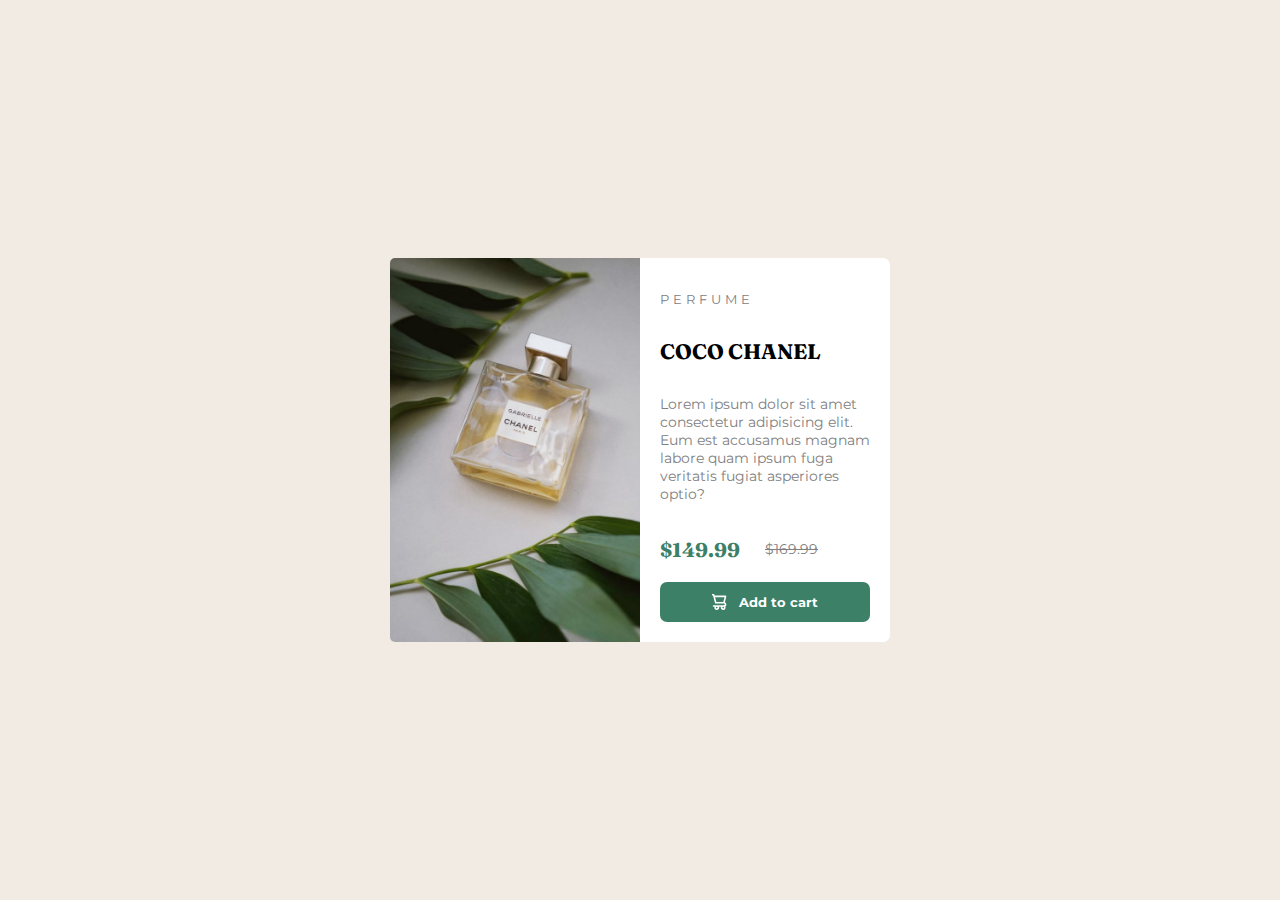
<file: index.html>
<!DOCTYPE html>
<html lang="en">
<head>
    <meta charset="UTF-8">
    <meta http-equiv="X-UA-Compatible" content="IE=edge">
    <meta name="viewport" content="width=device-width, initial-scale=1.0">
    <title>Card</title>
    <link rel="stylesheet" href="https://cdnjs.cloudflare.com/ajax/libs/font-awesome/6.2.1/css/all.min.css" integrity="sha512-MV7K8+y+gLIBoVD59lQIYicR65iaqukzvf/nwasF0nqhPay5w/9lJmVM2hMDcnK1OnMGCdVK+iQrJ7lzPJQd1w==" crossorigin="anonymous" referrerpolicy="no-referrer" />
    <link rel="preconnect" href="https://fonts.googleapis.com"><link rel="preconnect" href="https://fonts.gstatic.com" crossorigin><link href="https://fonts.googleapis.com/css2?family=Montserrat&display=swap" rel="stylesheet">
    <link rel="preconnect" href="https://fonts.googleapis.com"><link rel="preconnect" href="https://fonts.gstatic.com" crossorigin><link href="https://fonts.googleapis.com/css2?family=Fraunces:opsz,wght@9..144,700&display=swap" rel="stylesheet">
        
    <link rel="stylesheet" href="card.css">
</head>
<body>
    <div class="card-container">
        <div class="img-container">
            <img src="images/image-product-desktop.jpg" />
        </div>

        <div class="content-container">
            <p class="product-category">PERFUME</p>
            <h2 class="product-name">COCO CHANEL</h2>
            <p class="product-description">Lorem ipsum dolor sit amet consectetur adipisicing elit. Eum est accusamus magnam labore quam ipsum fuga veritatis fugiat asperiores optio?</p>
            <div class="price-container">
                <h3 class="new-price">$149.99</h3>
                <span class="old-price">$169.99</span>
            </div>
           
                <button class="btn-container"> <svg width="15" height="16" xmlns="http://www.w3.org/2000/svg"><path d="M14.383 10.388a2.397 2.397 0 0 0-1.518-2.222l1.494-5.593a.8.8 0 0 0-.144-.695.8.8 0 0 0-.631-.28H2.637L2.373.591A.8.8 0 0 0 1.598 0H0v1.598h.983l1.982 7.4a.8.8 0 0 0 .799.59h8.222a.8.8 0 0 1 0 1.599H1.598a.8.8 0 1 0 0 1.598h.943a2.397 2.397 0 1 0 4.507 0h1.885a2.397 2.397 0 1 0 4.331-.376 2.397 2.397 0 0 0 1.12-2.021ZM11.26 7.99H4.395L3.068 3.196h9.477L11.26 7.991Zm-6.465 6.392a.8.8 0 1 1 0-1.598.8.8 0 0 1 0 1.598Zm6.393 0a.8.8 0 1 1 0-1.598.8.8 0 0 1 0 1.598Z" fill="#FFF"/></svg>
                    <p>Add to cart</p></button>
        </div>
    </div>
    
</body>
</html>
</file>
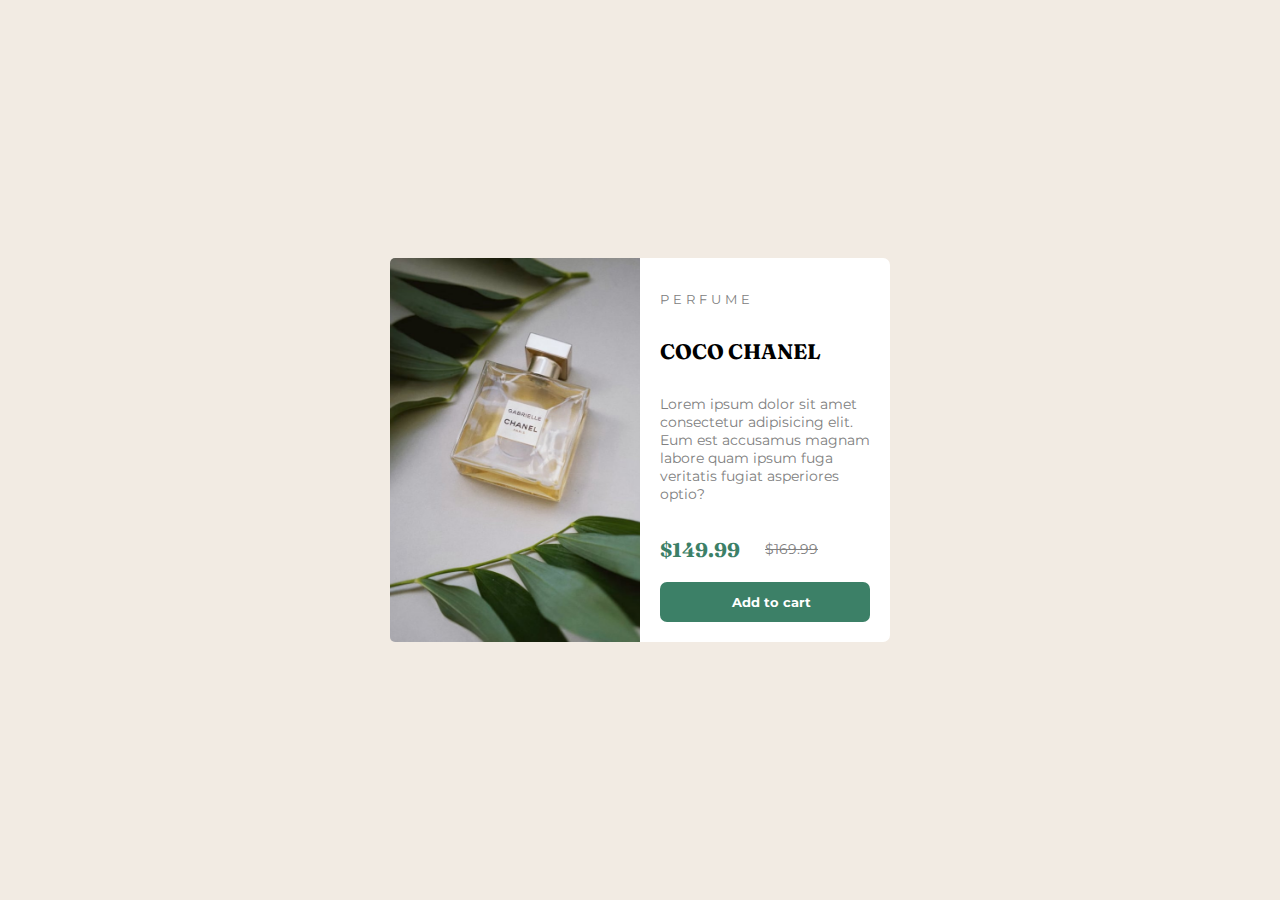
<file: card.html>
<!DOCTYPE html>
<html lang="en">
<head>
    <meta charset="UTF-8">
    <meta http-equiv="X-UA-Compatible" content="IE=edge">
    <meta name="viewport" content="width=device-width, initial-scale=1.0">
    <title>Card</title>
    <link rel="stylesheet" href="https://cdnjs.cloudflare.com/ajax/libs/font-awesome/6.2.1/css/all.min.css" integrity="sha512-MV7K8+y+gLIBoVD59lQIYicR65iaqukzvf/nwasF0nqhPay5w/9lJmVM2hMDcnK1OnMGCdVK+iQrJ7lzPJQd1w==" crossorigin="anonymous" referrerpolicy="no-referrer" />
    <link rel="preconnect" href="https://fonts.googleapis.com"><link rel="preconnect" href="https://fonts.gstatic.com" crossorigin><link href="https://fonts.googleapis.com/css2?family=Montserrat&display=swap" rel="stylesheet">
    <link rel="preconnect" href="https://fonts.googleapis.com"><link rel="preconnect" href="https://fonts.gstatic.com" crossorigin><link href="https://fonts.googleapis.com/css2?family=Fraunces:opsz,wght@9..144,700&display=swap" rel="stylesheet">
        
    <link rel="stylesheet" href="card.css">
</head>
<body>
    <div class="card-container">
        <div class="img-container">
            <img src="images/image-product-desktop.jpg" />
        </div>

        <div class="content-container">
            <p class="product-category">PERFUME</p>
            <h2 class="product-name">COCO CHANEL</h2>
            <p class="product-description">Lorem ipsum dolor sit amet consectetur adipisicing elit. Eum est accusamus magnam labore quam ipsum fuga veritatis fugiat asperiores optio?</p>
            <div class="price-container">
                <h3 class="new-price">$149.99</h3>
                <span class="old-price">$169.99</span>
            </div>
           
                <button class="btn-container"><i class="fa-solid fa-cart-shopping"></i><p>Add to cart</p></button>
            
        </div>
    </div>
    
</body>
</html>
</file>
<file: card.css>
@import url("https://fonts.googleapis.com/css2?family=Montserrat&display=swap");
@import url("https://fonts.googleapis.com/css2?family=Fraunces:opsz,wght@9..144,700&display=swap");
body, .card-container, .card-container .content-container .price-container, .card-container .content-container .btn-container {
  display: flex;
  justify-content: center;
  gap: 25px;
  align-items: center;
}

.card-container, .card-container .content-container .btn-container {
  border: none;
  border-radius: 7px;
}

body {
  padding: 0;
  margin: 0;
  background-color: hsl(30deg, 38%, 92%);
  box-sizing: border-box;
  height: 100vh;
  width: 100vw;
  font-size: 14px;
  font-family: "Montserrat", sans-serif;
}
@media (max-width: 940px) {
  body {
    padding: 0px 0px;
  }
}

.card-container {
  width: calc(100% - 24px);
  max-width: 500px;
  align-items: stretch;
  gap: 0px;
  background-color: hsl(0deg, 0%, 100%);
}
@media (max-width: 940px) {
  .card-container {
    flex-direction: column;
    width: 90%;
  }
}
.card-container .img-container {
  width: 50%;
  display: flex;
}
@media (max-width: 940px) {
  .card-container .img-container {
    width: 100%;
    height: 300px;
  }
}
.card-container .img-container img {
  width: 100%;
  height: 100%;
  -o-object-fit: cover;
     object-fit: cover;
  border: none;
  border-radius: 5px 0px 0px 5px;
}
@media (max-width: 940px) {
  .card-container .img-container img {
    border-radius: 5px 5px 0px 0px;
  }
}
.card-container .content-container {
  width: 50%;
  display: flex;
  flex-direction: column;
  justify-content: center;
  padding: 20px;
  box-sizing: border-box;
}
@media (max-width: 940px) {
  .card-container .content-container {
    width: 100%;
  }
}
.card-container .content-container .product-category {
  color: gray;
  letter-spacing: 4px;
  font-size: small;
}
.card-container .content-container .product-description {
  color: gray;
}
@media (max-width: 940px) {
  .card-container .content-container .product-description {
    width: 90%;
  }
}
.card-container .content-container .product-name {
  font-weight: bold;
  font-family: "Fraunces", serif;
}
.card-container .content-container .price-container {
  justify-content: left;
}
.card-container .content-container .price-container .new-price {
  color: hsl(158deg, 36%, 37%);
  font-family: "Fraunces", serif;
  font-size: 20px;
}
.card-container .content-container .price-container .old-price {
  color: gray;
  text-decoration: line-through;
}
.card-container .content-container .btn-container {
  gap: 12px;
  width: 100%;
  font-family: "Montserrat", sans-serif;
  height: 40px;
  font-weight: bold;
  background-color: hsl(158deg, 36%, 37%);
  color: white;
  padding: 0px 25px;
  cursor: pointer;
}
.card-container .content-container .btn-container:hover {
  opacity: 0.7;
}
@media (max-width: 940px) {
  .card-container .content-container .btn-container {
    width: 100%;
  }
}/*# sourceMappingURL=card.css.map */
</file>
